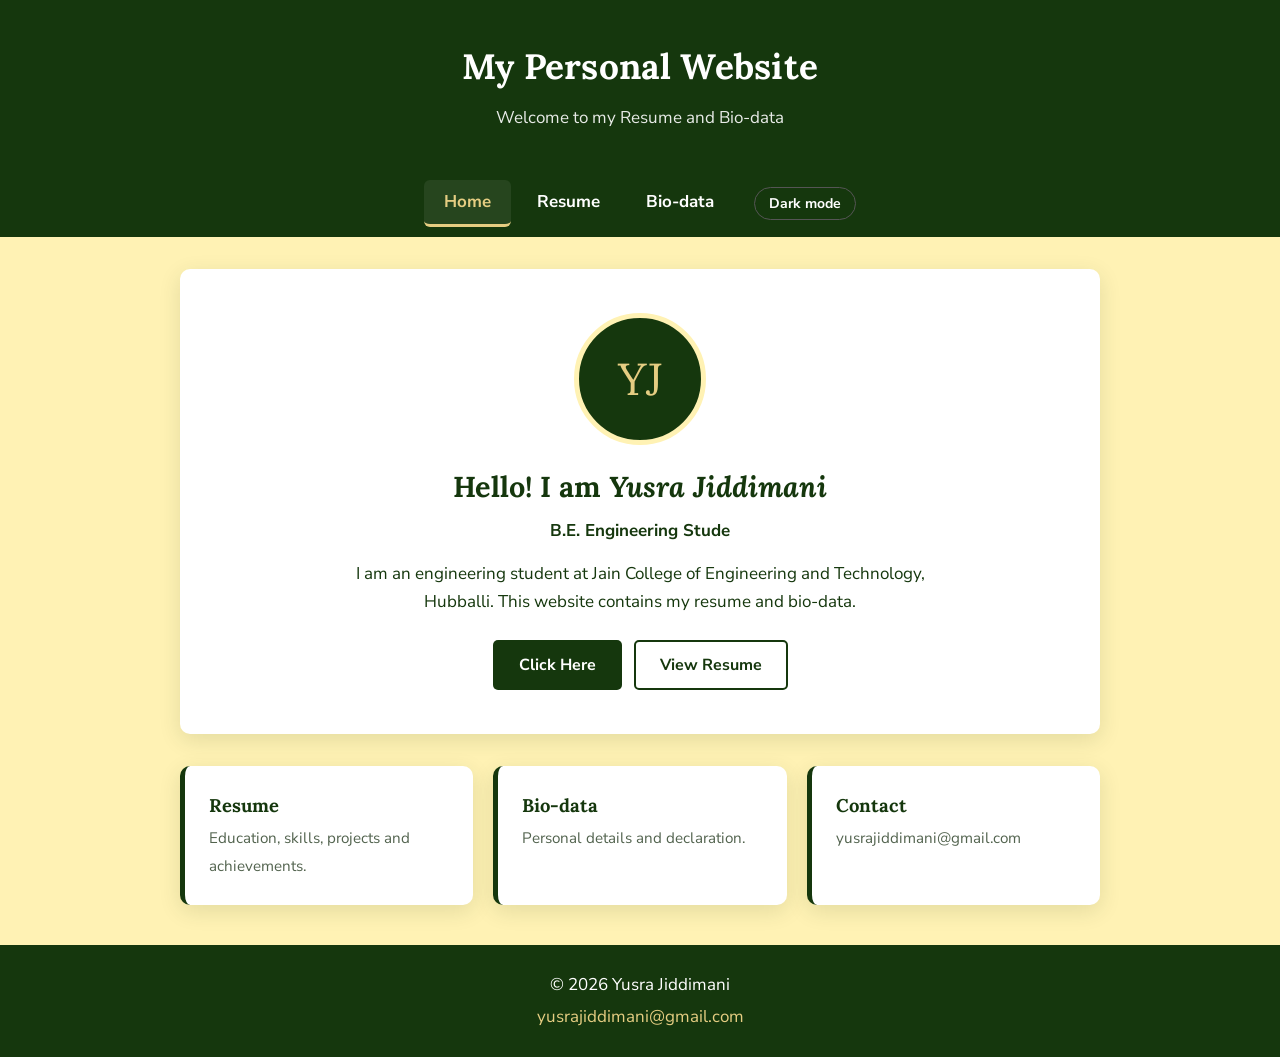
<file: index.html>
<!DOCTYPE html>
<html lang="en">
<head>
    <meta charset="UTF-8">
    <meta name="viewport" content="width=device-width, initial-scale=1.0">
    <link rel="preconnect" href="https://fonts.googleapis.com">
    <link rel="preconnect" href="https://fonts.gstatic.com" crossorigin>
    <link href="https://fonts.googleapis.com/css2?family=Lora:wght@600;700&family=Nunito+Sans:wght@400;700&display=swap" rel="stylesheet">
    <link rel="stylesheet" href="style.css">
    <title>Yusra Jiddimani | Personal Website</title>
</head>

<body>

<header>
    <h1>My Personal Website</h1>
    <p>Welcome to my Resume and Bio-data</p>
</header>

<nav>
    <a href="index.html">Home</a>
    <a href="resume.html">Resume</a>
    <a href="biodata.html">Bio-data</a>
    <button id="themeToggle" type="button">Dark mode</button>
</nav>

<section class="home">
    <div class="avatar" aria-hidden="true">YJ</div>
    <h3>Hello! I am <i>Yusra Jiddimani</i></h3>
    <p class="role"><span id="typed"></span>&#8203;</p>
    <p class="intro">
        I am an engineering student at Jain College of Engineering and Technology, Hubballi.
        This website contains my resume and bio-data.
    </p>
    <div class="cta-row">
        <button id="welcomeBtn" type="button">Click Here</button>
        <a class="btn outline" href="resume.html">View Resume</a>
    </div>
</section>

<section class="quick-links">
    <a href="resume.html">
        <strong>Resume</strong>
        <span>Education, skills, projects and achievements.</span>
    </a>
    <a href="biodata.html">
        <strong>Bio-data</strong>
        <span>Personal details and declaration.</span>
    </a>
    <a href="mailto:yusrajiddimani@gmail.com">
        <strong>Contact</strong>
        <span>yusrajiddimani@gmail.com</span>
    </a>
</section>

<footer>
    <p>&copy; 2026 Yusra Jiddimani</p>
    <p><a href="mailto:yusrajiddimani@gmail.com">yusrajiddimani@gmail.com</a></p>
</footer>

<div id="toast" role="status"></div>
<button id="toTop" title="Back to top" aria-label="Back to top">&#8593;</button>

<script src="https://code.jquery.com/jquery-3.7.1.min.js"></script>
<script src="script.js"></script>

</body>
</html>
</file>
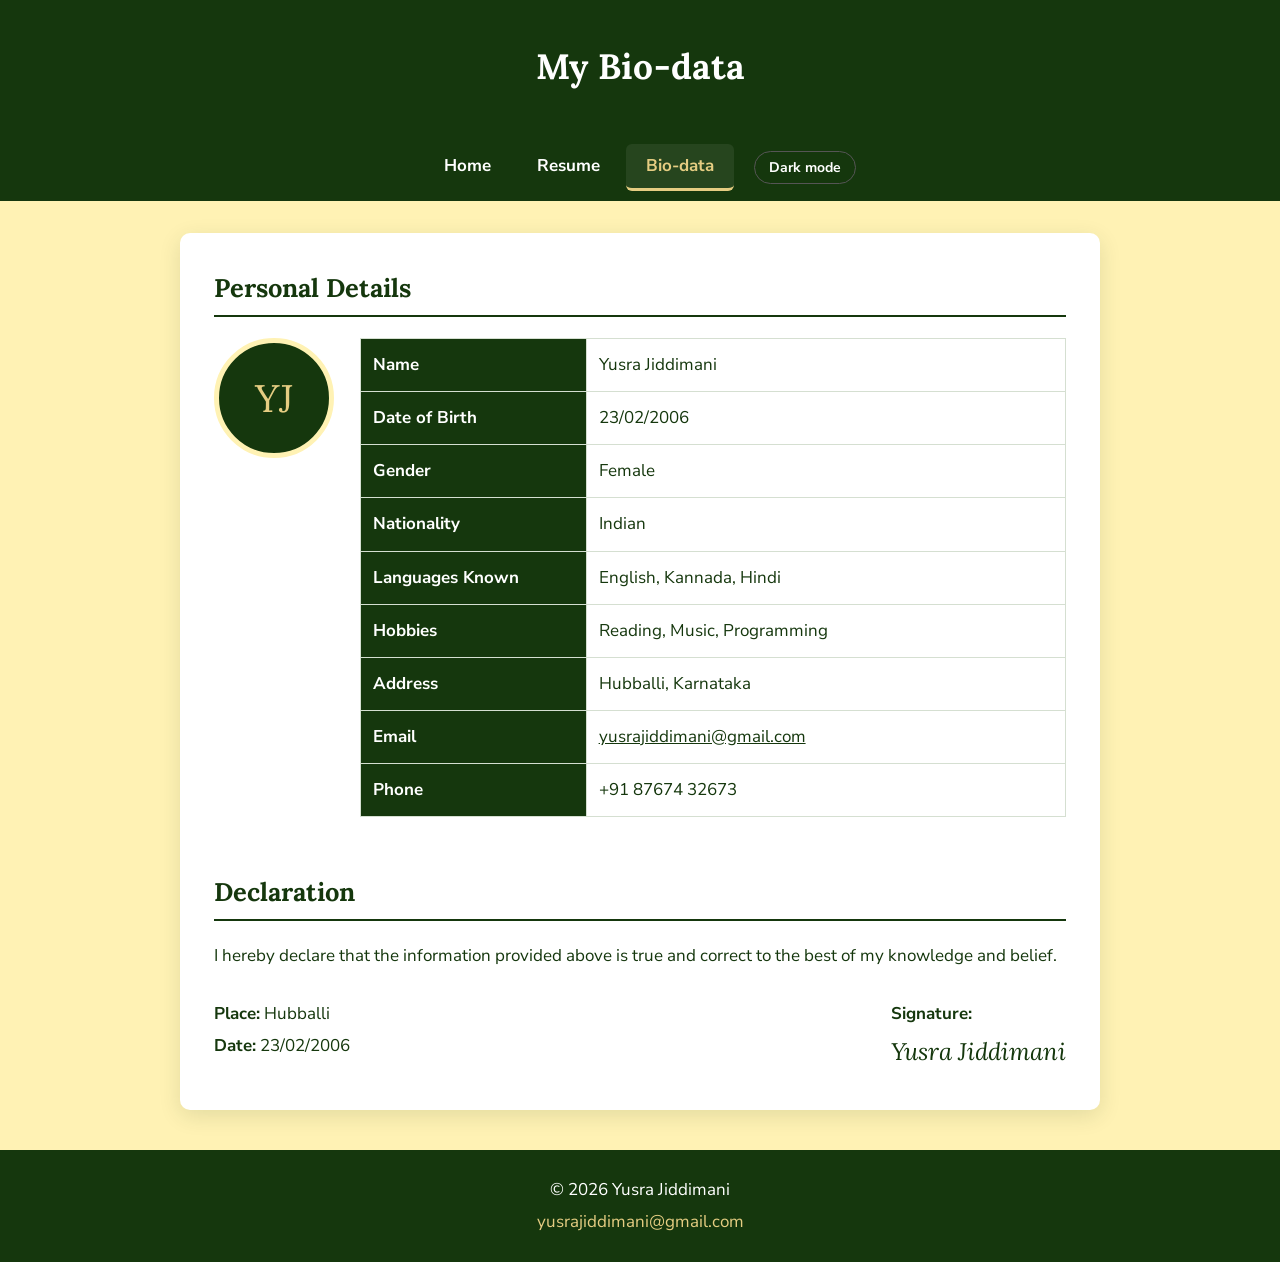
<file: biodata.html>
<!DOCTYPE html>
<html lang="en">
<head>
    <meta charset="UTF-8">
    <meta name="viewport" content="width=device-width, initial-scale=1.0">
    <link rel="preconnect" href="https://fonts.googleapis.com">
    <link rel="preconnect" href="https://fonts.gstatic.com" crossorigin>
    <link href="https://fonts.googleapis.com/css2?family=Lora:wght@600;700&family=Nunito+Sans:wght@400;700&display=swap" rel="stylesheet">
    <link rel="stylesheet" href="style.css">
    <title>Bio-data | Yusra Jiddimani</title>
</head>

<body>

<header>
    <h1>My Bio-data</h1>
</header>

<nav>
    <a href="index.html">Home</a>
    <a href="resume.html">Resume</a>
    <a href="biodata.html">Bio-data</a>
    <button id="themeToggle" type="button">Dark mode</button>
</nav>

<div class="container">

    <h2>Personal Details</h2>

    <div class="bio-top">
        <div class="avatar" aria-hidden="true">YJ</div>
        <div class="table-wrap">
        <table class="biodata">
            <tr><th>Name</th><td>Yusra Jiddimani</td></tr>
            <tr><th>Date of Birth</th><td>23/02/2006</td></tr>
            <tr><th>Gender</th><td>Female</td></tr>
            <tr><th>Nationality</th><td>Indian</td></tr>
            <tr><th>Languages Known</th><td>English, Kannada, Hindi</td></tr>
            <tr><th>Hobbies</th><td>Reading, Music, Programming</td></tr>
            <tr><th>Address</th><td>Hubballi, Karnataka</td></tr>
            <tr><th>Email</th><td><a href="mailto:yusrajiddimani@gmail.com">yusrajiddimani@gmail.com</a></td></tr>
            <tr><th>Phone</th><td>+91 87674 32673</td></tr>
        </table>
        </div>
    </div>

    <h2>Declaration</h2>

    <p>
        I hereby declare that the information provided above is true
        and correct to the best of my knowledge and belief.
    </p>

    <div class="sign-block">
        <div>
            <p><b>Place:</b> Hubballi</p>
            <p><b>Date:</b> 23/02/2006</p>
        </div>
        <div>
            <p><b>Signature:</b></p>
            <p class="signature">Yusra Jiddimani</p>
        </div>
    </div>

</div>

<footer>
    <p>&copy; 2026 Yusra Jiddimani</p>
    <p><a href="mailto:yusrajiddimani@gmail.com">yusrajiddimani@gmail.com</a></p>
</footer>

<div id="toast" role="status"></div>
<button id="toTop" title="Back to top" aria-label="Back to top">&#8593;</button>

<script src="https://code.jquery.com/jquery-3.7.1.min.js"></script>
<script src="script.js"></script>

</body>
</html>
</file>
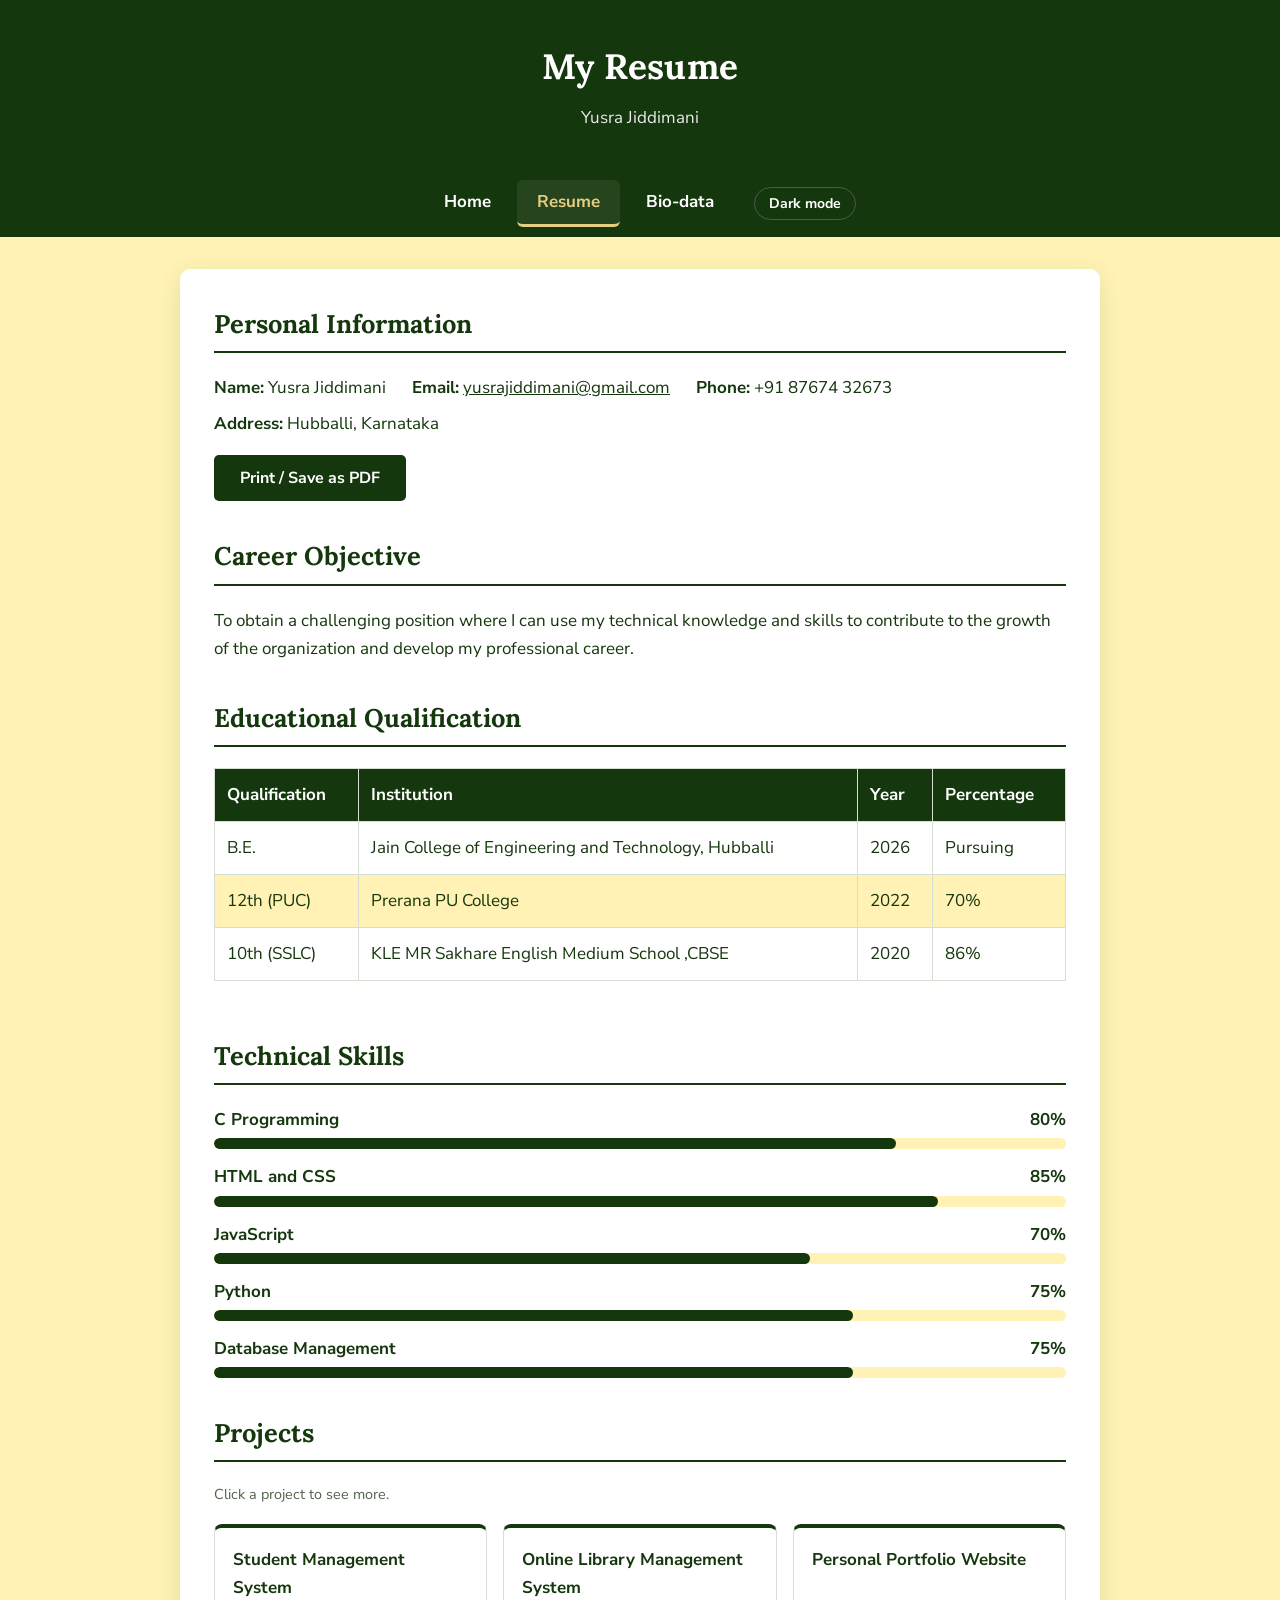
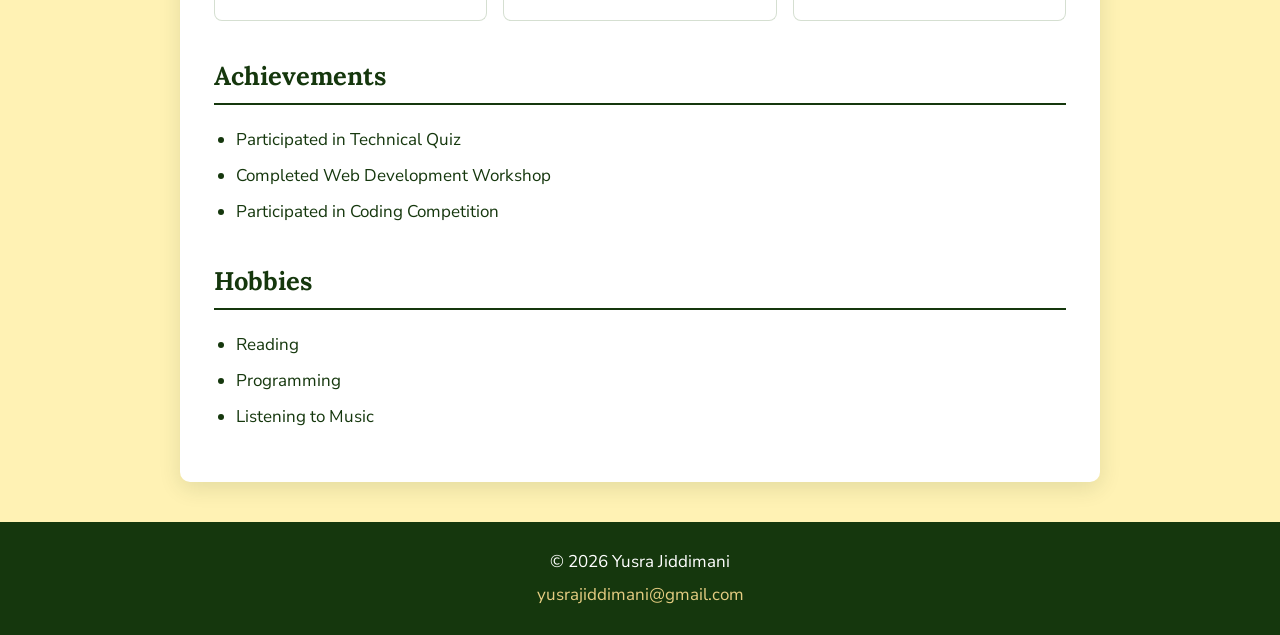
<file: resume.html>
<!DOCTYPE html>
<html lang="en">
<head>
    <meta charset="UTF-8">
    <meta name="viewport" content="width=device-width, initial-scale=1.0">
    <link rel="preconnect" href="https://fonts.googleapis.com">
    <link rel="preconnect" href="https://fonts.gstatic.com" crossorigin>
    <link href="https://fonts.googleapis.com/css2?family=Lora:wght@600;700&family=Nunito+Sans:wght@400;700&display=swap" rel="stylesheet">
    <link rel="stylesheet" href="style.css">
    <title>Resume | Yusra Jiddimani</title>
</head>

<body>

<header>
    <h1>My Resume</h1>
    <p>Yusra Jiddimani</p>
</header>

<nav>
    <a href="index.html">Home</a>
    <a href="resume.html">Resume</a>
    <a href="biodata.html">Bio-data</a>
    <button id="themeToggle" type="button">Dark mode</button>
</nav>

<div class="container">

    <h2>Personal Information</h2>

    <ul class="contact-line">
        <li><b>Name:</b> Yusra Jiddimani</li>
        <li><b>Email:</b> <a href="mailto:yusrajiddimani@gmail.com">yusrajiddimani@gmail.com</a></li>
        <li><b>Phone:</b> +91 87674 32673</li>
        <li><b>Address:</b> Hubballi, Karnataka</li>
    </ul>
    <p class="no-print"><button id="printBtn" type="button">Print / Save as PDF</button></p>

    <h2>Career Objective</h2>

    <p>
        To obtain a challenging position where I can use my technical
        knowledge and skills to contribute to the growth of the organization
        and develop my professional career.
    </p>

    <h2>Educational Qualification</h2>

    <div class="table-wrap">
    <table>
        <thead>
        <tr>
            <th>Qualification</th>
            <th>Institution</th>
            <th>Year</th>
            <th>Percentage</th>
        </tr>
        </thead>
        <tbody>
        <tr>
            <td>B.E.</td>
            <td>Jain College of Engineering and Technology, Hubballi</td>
            <td>2026</td>
            <td>Pursuing</td>
        </tr>
        <tr>
            <td>12th (PUC)</td>
            <td>Prerana PU College</td>
            <td>2022</td>
            <td>70%</td>
        </tr>
        <tr>
            <td>10th (SSLC)</td>
            <td>KLE MR Sakhare English Medium School ,CBSE</td>
            <td>2020</td>
            <td>86%</td>
        </tr>
        </tbody>
    </table>
    </div>

    <h2>Technical Skills</h2>

    <div class="skill">
        <div class="skill-top"><span>C Programming</span><span>80%</span></div>
        <div class="bar"><span data-level="80"></span></div>
    </div>
    <div class="skill">
        <div class="skill-top"><span>HTML and CSS</span><span>85%</span></div>
        <div class="bar"><span data-level="85"></span></div>
    </div>
    <div class="skill">
        <div class="skill-top"><span>JavaScript</span><span>70%</span></div>
        <div class="bar"><span data-level="70"></span></div>
    </div>
    <div class="skill">
        <div class="skill-top"><span>Python</span><span>75%</span></div>
        <div class="bar"><span data-level="75"></span></div>
    </div>
    <div class="skill">
        <div class="skill-top"><span>Database Management</span><span>75%</span></div>
        <div class="bar"><span data-level="75"></span></div>
    </div>

    <h2>Projects</h2>
    <p class="hint no-print">Click a project to see more.</p>

    <ul class="projects">
        <li>
            <strong>Student Management System</strong>
            <p class="detail">Stores and manages student records such as personal details, courses and marks.</p>
        </li>
        <li>
            <strong>Online Library Management System</strong>
            <p class="detail">Lets users search for books, issue and return them, and tracks availability.</p>
        </li>
        <li>
            <strong>Personal Portfolio Website</strong>
            <p class="detail">Multi-page website built with HTML, CSS, jQuery and JavaScript, hosted on the cloud.</p>
        </li>
    </ul>

    <h2>Achievements</h2>

    <ul>
        <li>Participated in Technical Quiz</li>
        <li>Completed Web Development Workshop</li>
        <li>Participated in Coding Competition</li>
    </ul>

    <h2>Hobbies</h2>

    <ul>
        <li>Reading</li>
        <li>Programming</li>
        <li>Listening to Music</li>
    </ul>

</div>

<footer>
    <p>&copy; 2026 Yusra Jiddimani</p>
    <p><a href="mailto:yusrajiddimani@gmail.com">yusrajiddimani@gmail.com</a></p>
</footer>

<div id="toast" role="status"></div>
<button id="toTop" title="Back to top" aria-label="Back to top">&#8593;</button>

<script src="https://code.jquery.com/jquery-3.7.1.min.js"></script>
<script src="script.js"></script>

</body>
</html>
</file>
<file: style.css>
/* ===== Theme tokens (palette taken from the reference style.css) ===== */
:root {
    --blue: #15370D;
    --blue-dark: #728E6D;
    --blue-soft: #FFF2B4;
    --ink: #15370D;
    --gold: #E5CD82;
    --bg: #FFF2B4;
    --card: #ffffff;
    --text: #15370D;
    --muted: #52634E;
    --line: #d5dfd1;
    --shadow: 0 6px 22px rgba(21, 55, 13, .12);
    --head-font: "Lora", Georgia, "Times New Roman", serif;
    --body-font: "Nunito Sans", "Segoe UI", Arial, sans-serif;
}

body.dark {
    --bg: #10180e;
    --card: #1b2818;
    --text: #e9eee5;
    --muted: #b3c2ac;
    --line: #354a30;
    --blue-soft: #243522;
    --shadow: 0 6px 22px rgba(0, 0, 0, .45);
}

* { box-sizing: border-box; }
html { scroll-behavior: smooth; }

body {
    margin: 0;
    font-family: var(--body-font);
    font-size: 17px;
    line-height: 1.65;
    background-color: var(--bg);
    color: var(--text);
    transition: background-color .3s, color .3s;
}

/* ===== Header, nav, footer ===== */
header {
    background: var(--blue);
    color: #fff;
    text-align: center;
    padding: 38px 20px;
}
header h1 { margin: 0; font-family: var(--head-font); font-size: 2.2rem; letter-spacing: .3px; }
header p  { margin: 8px 0 0; opacity: .9; }

nav {
    position: sticky;
    top: 0;
    z-index: 50;
    background: var(--ink);
    display: flex;
    justify-content: center;
    align-items: center;
    flex-wrap: wrap;
    gap: 6px;
    padding: 10px 14px;
}
nav a {
    color: #fff;
    text-decoration: none;
    font-weight: 700;
    padding: 8px 20px;
    border-radius: 6px;
    border-bottom: 3px solid transparent;
    transition: color .2s, border-color .2s, background .2s;
}
nav a:hover { color: var(--gold); }
nav a.active { color: var(--gold); border-bottom-color: var(--gold); background: rgba(255, 255, 255, .07); }

#themeToggle {
    margin-left: 14px;
    background: transparent;
    border: 1px solid #555;
    color: #fff;
    padding: 6px 14px;
    font-size: 14px;
    border-radius: 20px;
}
#themeToggle:hover { background: rgba(255, 255, 255, .12); }

footer {
    background: var(--ink);
    color: #fff;
    text-align: center;
    padding: 22px 15px;
    margin-top: 40px;
}
footer p { margin: 4px 0; }
footer a { color: var(--gold); text-decoration: none; }

/* ===== Layout ===== */
.container, .home {
    width: min(920px, 90%);
    margin: 32px auto;
    background: var(--card);
    padding: 34px;
    border-radius: 10px;
    box-shadow: var(--shadow);
    transition: background-color .3s;
}

h2 {
    font-family: var(--head-font);
    color: var(--blue);
    border-bottom: 2px solid var(--blue);
    padding-bottom: 6px;
    margin-top: 34px;
}
h2:first-child { margin-top: 0; }
body.dark h2 { color: var(--gold); border-bottom-color: var(--gold); }

/* ===== Home ===== */
.home { text-align: center; padding: 44px 34px; }
.avatar {
    width: 132px; height: 132px;
    margin: 0 auto 18px;
    border-radius: 50%;
    background: var(--blue);
    color: var(--gold);
    font-family: var(--head-font);
    font-size: 2.8rem;
    display: grid; place-items: center;
    border: 5px solid var(--blue-soft);
    overflow: hidden;
}
.avatar img { width: 100%; height: 100%; object-fit: cover; }
.home h3 { font-family: var(--head-font); font-size: 1.8rem; margin: 0 0 6px; }
.role { color: var(--blue); font-weight: 700; min-height: 1.7em; margin: 0 0 14px; }
body.dark .role { color: var(--gold); }
.home p.intro { max-width: 600px; margin: 0 auto 24px; }
.cta-row { display: flex; gap: 12px; justify-content: center; flex-wrap: wrap; }

.quick-links {
    width: min(920px, 90%);
    margin: 0 auto;
    display: grid;
    grid-template-columns: repeat(auto-fit, minmax(240px, 1fr));
    gap: 20px;
}
.quick-links a {
    background: var(--card);
    padding: 24px;
    border-radius: 10px;
    border-left: 5px solid var(--blue);
    box-shadow: var(--shadow);
    text-decoration: none;
    color: var(--text);
    transition: transform .2s, border-color .2s;
}
.quick-links a:hover { transform: translateY(-4px); border-left-color: var(--gold); }
.quick-links strong { display: block; color: var(--blue); font-family: var(--head-font); font-size: 1.15rem; margin-bottom: 4px; }
body.dark .quick-links strong { color: var(--gold); }
.quick-links span { color: var(--muted); font-size: .95rem; }

/* ===== Tables ===== */
table { width: 100%; border-collapse: collapse; margin-bottom: 20px; }
th, td { border: 1px solid var(--line); padding: 12px; text-align: left; }
th { background: var(--blue); color: #fff; }
tbody tr:nth-child(even) td { background: var(--blue-soft); }
.biodata th { width: 32%; }
.biodata tr:nth-child(even) td { background: transparent; }
.biodata th { background: var(--blue); }
.biodata a { color: var(--blue); }
body.dark .biodata a { color: var(--gold); }
.table-wrap { overflow-x: auto; }

/* ===== Resume bits ===== */
.contact-line { display: flex; flex-wrap: wrap; gap: 8px 26px; margin: 0 0 6px; padding: 0; list-style: none; }
.contact-line li { margin: 0; }
.contact-line a { color: var(--blue); }
body.dark .contact-line a { color: var(--gold); }

.skill { margin: 14px 0; }
.skill-top { display: flex; justify-content: space-between; font-weight: 700; margin-bottom: 4px; }
.bar { height: 11px; background: var(--blue-soft); border-radius: 8px; overflow: hidden; }
.bar span { display: block; height: 100%; width: 0; background: var(--blue); border-radius: 8px; transition: width 1.2s ease; }
body.dark .bar span { background: var(--blue-dark); }

ul { padding-left: 22px; }
li { margin: 8px 0; }

.projects { display: grid; grid-template-columns: repeat(auto-fit, minmax(250px, 1fr)); gap: 16px; padding: 0; list-style: none; }
.projects li {
    margin: 0; padding: 18px;
    border: 1px solid var(--line);
    border-top: 4px solid var(--blue);
    border-radius: 8px;
    cursor: pointer;
}
.projects li strong { display: block; color: var(--blue); }
body.dark .projects li strong { color: var(--gold); }
.projects .detail { display: none; margin: 8px 0 0; font-size: .95rem; color: var(--muted); }
.projects li:hover { border-color: var(--blue); }
.hint { color: var(--muted); font-size: .9rem; }

/* ===== Bio-data ===== */
.bio-top { display: flex; gap: 26px; align-items: flex-start; flex-wrap: wrap; }
.bio-top .avatar { margin: 0; flex-shrink: 0; width: 120px; height: 120px; font-size: 2.4rem; }
.bio-top .table-wrap { flex: 1; min-width: 260px; }
.sign-block { margin-top: 26px; display: flex; justify-content: space-between; flex-wrap: wrap; gap: 16px; }
.sign-block p { margin: 4px 0; }
.signature { font-family: var(--head-font); font-style: italic; font-size: 1.5rem; color: var(--blue); }
body.dark .signature { color: var(--gold); }

/* ===== Buttons ===== */
button, .btn {
    background: var(--blue);
    color: #fff;
    border: none;
    padding: 12px 26px;
    border-radius: 5px;
    cursor: pointer;
    font-size: 16px;
    font-family: inherit;
    font-weight: 700;
    text-decoration: none;
    display: inline-block;
    transition: background .2s, transform .15s;
}
button:hover, .btn:hover { background: var(--blue-dark); }
button:active, .btn:active { transform: scale(.97); }
.btn.outline { background: transparent; color: var(--blue); border: 2px solid var(--blue); padding: 10px 24px; }
.btn.outline:hover { background: var(--blue); color: #fff; }
body.dark .btn.outline { color: var(--gold); border-color: var(--gold); }
body.dark .btn.outline:hover { background: var(--gold); color: var(--bg); }

a:focus-visible, button:focus-visible { outline: 3px solid var(--gold); outline-offset: 2px; }

#toTop {
    position: fixed; right: 22px; bottom: 22px;
    width: 46px; height: 46px; padding: 0;
    border-radius: 50%;
    font-size: 20px;
    display: none;
    box-shadow: var(--shadow);
}

/* Toast shown by the welcome button */
#toast {
    position: fixed; left: 50%; top: 20px;
    transform: translateX(-50%);
    background: var(--ink); color: #fff;
    border-left: 5px solid var(--gold);
    padding: 14px 24px; border-radius: 8px;
    box-shadow: var(--shadow);
    z-index: 100; display: none;
}

/* ===== Mobile & print ===== */
@media (max-width: 600px) {
    header h1 { font-size: 1.7rem; }
    .container, .home { padding: 22px; width: 94%; }
    nav a { padding: 8px 12px; }
    #themeToggle { margin-left: 0; }
}
@media (prefers-reduced-motion: reduce) {
    html { scroll-behavior: auto; }
    * { transition: none !important; }
}
@media print {
    nav, #toTop, .no-print, #toast { display: none !important; }
    body { background: #fff; color: #000; font-size: 12pt; }
    .container { box-shadow: none; width: 100%; margin: 0; padding: 0; }
    .projects .detail { display: block !important; }
    .bar span { width: var(--w) !important; -webkit-print-color-adjust: exact; print-color-adjust: exact; }
}
</file>
